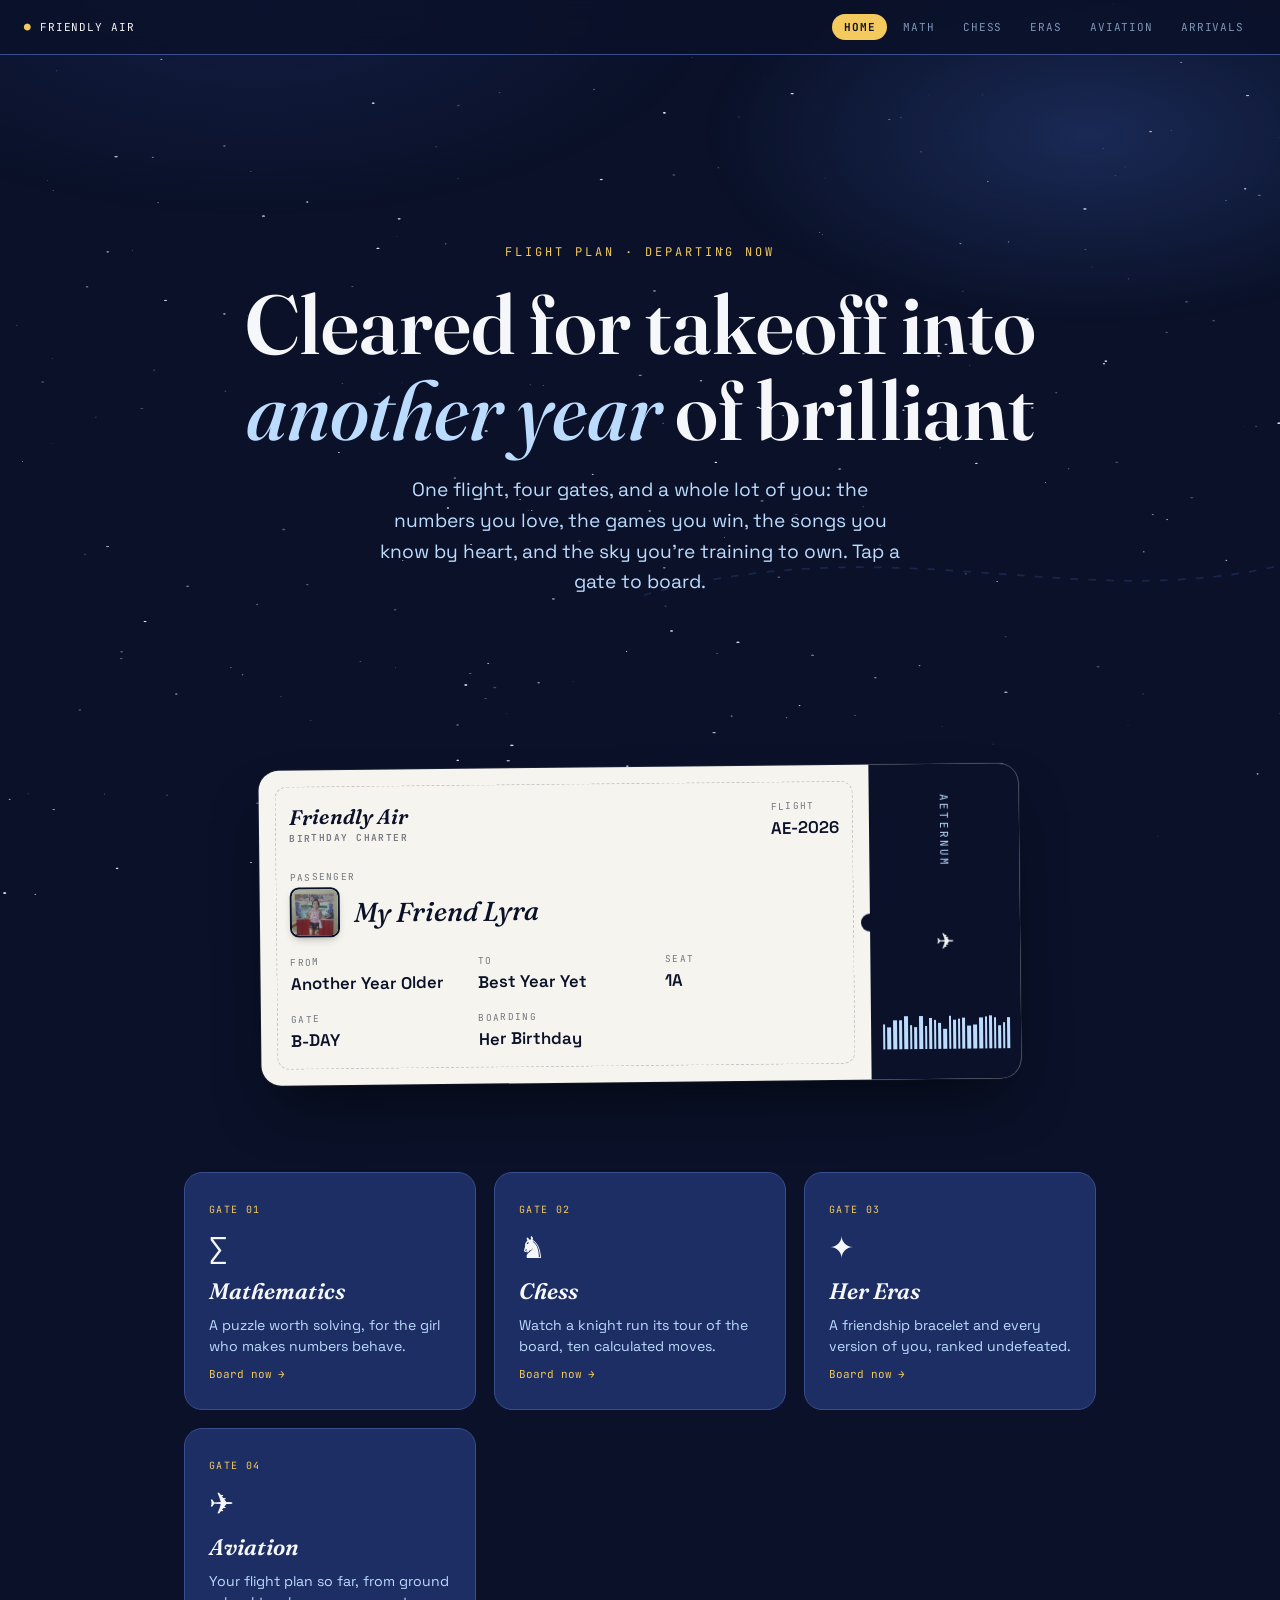
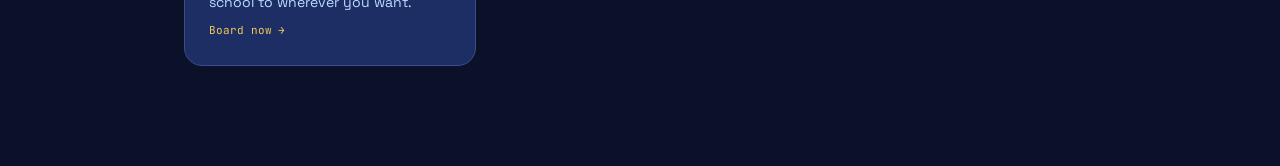
<file: index.html>
<!DOCTYPE html>
<html lang="en">
<head>
<meta charset="UTF-8">
<meta name="viewport" content="width=device-width, initial-scale=1.0">
<title>Boarding Pass · Birthday Flight</title>
<link rel="preconnect" href="https://fonts.googleapis.com">
<link rel="preconnect" href="https://fonts.gstatic.com" crossorigin>
<link href="https://fonts.googleapis.com/css2?family=Fraunces:ital,opsz,wght@0,9..144,400;0,9..144,600;1,9..144,500;1,9..144,600&family=Space+Grotesk:wght@400;500;600;700&family=JetBrains+Mono:wght@400;500;700&display=swap" rel="stylesheet">
<link rel="stylesheet" href="style.css">
</head>
<body data-page="home">

<div class="page-transition" id="pageTransition"><div class="pt-plane">✈</div></div>
<canvas id="stars"></canvas>
<div class="veil"></div>
<canvas id="confetti-canvas"></canvas>

<div class="statusbar">
  <a href="index.html" class="brand" data-transition><span class="dot">●</span> FRIENDLY AIR</a>
  <nav id="siteNav"></nav>
</div>

<header class="hero" id="top">
  <div class="plane-loop" id="planeLoop"></div>
  <div class="eyebrow">Flight Plan · Departing Now</div>
  <h1>Cleared for takeoff into<br><em>another year</em> of brilliant</h1>
  <p class="sub">One flight, four gates, and a whole lot of you: the numbers you love, the games you win, the songs you know by heart, and the sky you're training to own. Tap a gate to board.</p>
</header>

<div class="pass-wrap">
  <div class="pass">
    <div class="pass-main">
      <div class="pass-row">
        <div class="pass-brand">Friendly Air<span>Birthday Charter</span></div>
        <div class="pass-field"><div class="k">Flight</div><div class="v" id="flightNo">—</div></div>
      </div>
      <div class="pass-fields">
        <div class="pass-field pass-passenger">
          <div class="k">Passenger</div>
          <div class="pass-passenger-row">
            <img class="pass-id-photo" src="bbypic.jpg" alt="Passenger, many years ago">
            <div class="v" id="passName">—</div>
          </div>
        </div>
        <div class="pass-field"><div class="k">From</div><div class="v">Another Year Older</div></div>
        <div class="pass-field"><div class="k">To</div><div class="v">Best Year Yet</div></div>
        <div class="pass-field"><div class="k">Seat</div><div class="v" id="passSeat">—</div></div>
        <div class="pass-field"><div class="k">Gate</div><div class="v">B-DAY</div></div>
        <div class="pass-field"><div class="k">Boarding</div><div class="v" id="passDate">—</div></div>
      </div>
    </div>
    <div class="pass-stub">
      <div class="stub-code">AETERNUM</div>
      <div class="stub-plane">✈</div>
      <div class="barcode" id="barcode"></div>
    </div>
  </div>
</div>

<div class="gate-grid" id="gateGrid">
  <a href="math.html" class="gate-card reveal d1" data-gate="math" data-transition>
    <div class="gtag">Gate 01 <span class="visited-badge">Visited</span></div>
    <div class="icon">∑</div>
    <div class="gtitle">Mathematics</div>
    <div class="gdesc">A puzzle worth solving, for the girl who makes numbers behave.</div>
    <div class="gfoot">Board now <span>→</span></div>
  </a>
  <a href="chess.html" class="gate-card reveal d2" data-gate="chess" data-transition>
    <div class="gtag">Gate 02 <span class="visited-badge">Visited</span></div>
    <div class="icon">♞</div>
    <div class="gtitle">Chess</div>
    <div class="gdesc">Watch a knight run its tour of the board, ten calculated moves.</div>
    <div class="gfoot">Board now <span>→</span></div>
  </a>
  <a href="eras.html" class="gate-card reveal d3" data-gate="eras" data-transition>
    <div class="gtag">Gate 03 <span class="visited-badge">Visited</span></div>
    <div class="icon">✦</div>
    <div class="gtitle">Her Eras</div>
    <div class="gdesc">A friendship bracelet and every version of you, ranked undefeated.</div>
    <div class="gfoot">Board now <span>→</span></div>
  </a>
  <a href="aviation.html" class="gate-card reveal d4" data-gate="aviation" data-transition>
    <div class="gtag">Gate 04 <span class="visited-badge">Visited</span></div>
    <div class="icon">✈</div>
    <div class="gtitle">Aviation</div>
    <div class="gdesc">Your flight plan so far, from ground school to wherever you want.</div>
    <div class="gfoot">Board now <span>→</span></div>
  </a>
</div>


<script src="script.js"></script>
</body>
</html>
</file>
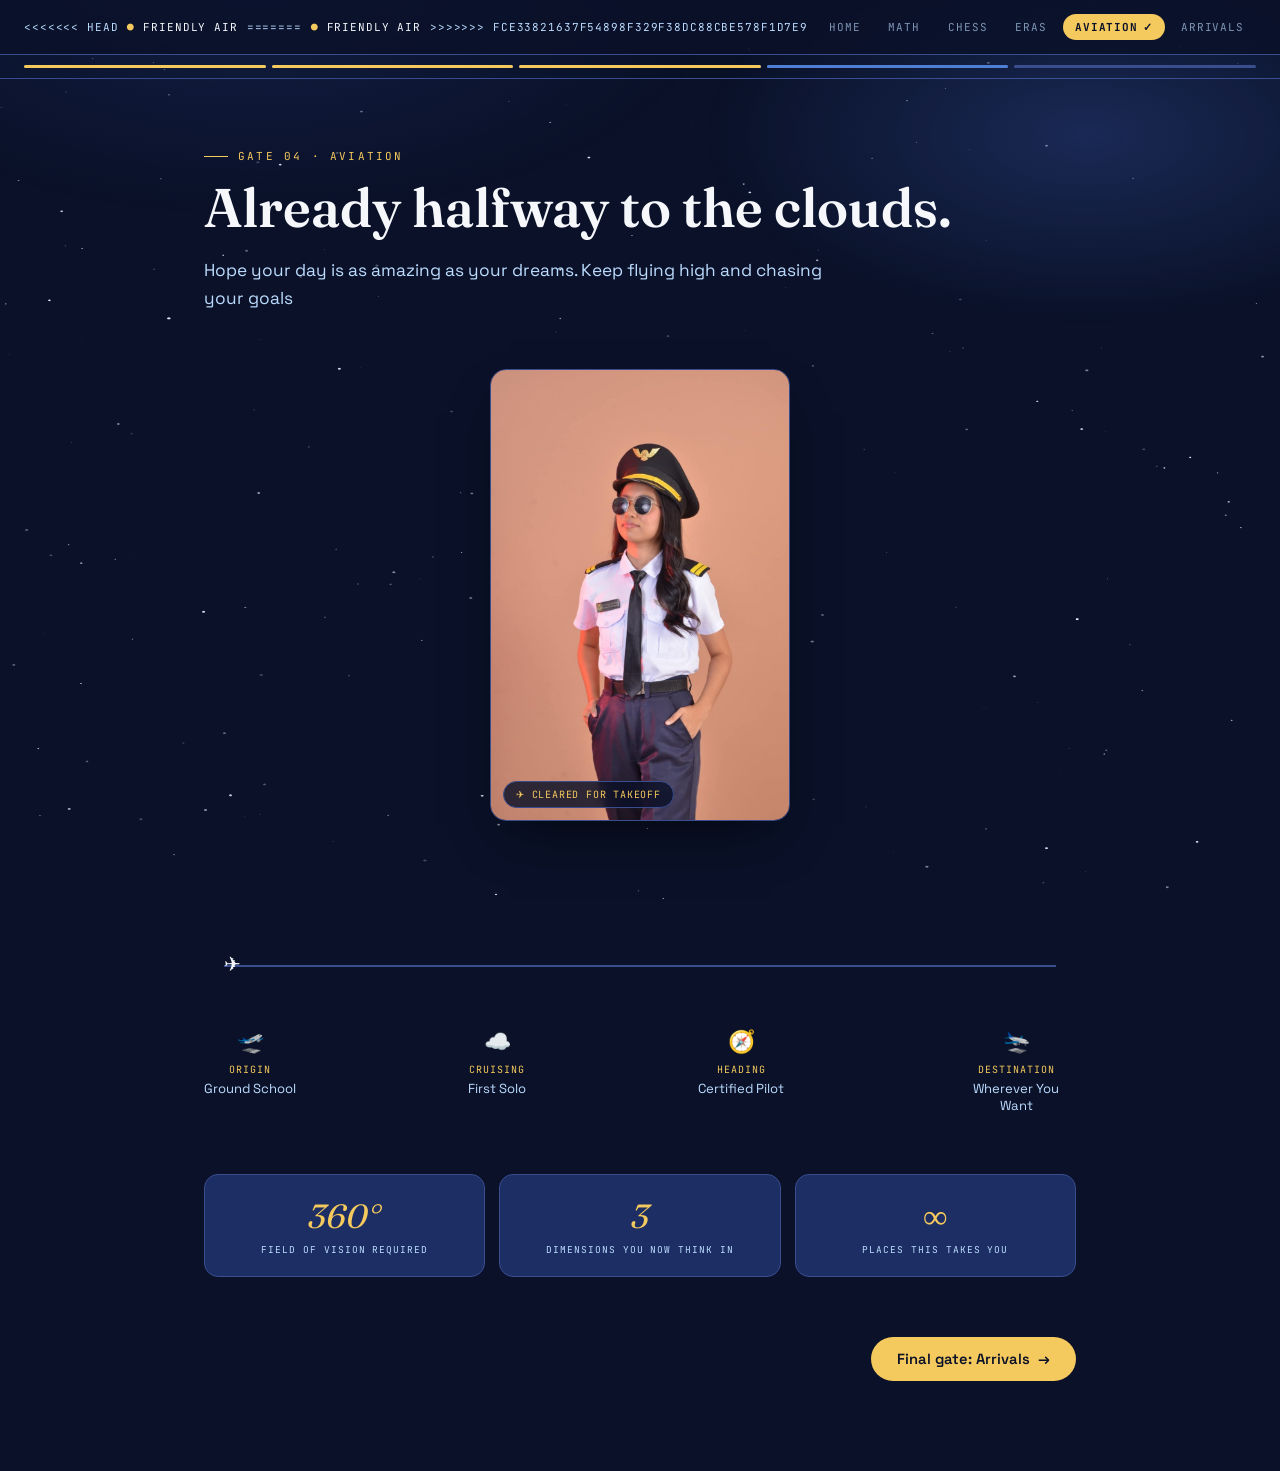
<file: aviation.html>
<!DOCTYPE html>
<html lang="en">
<head>
<meta charset="UTF-8">
<meta name="viewport" content="width=device-width, initial-scale=1.0">
<title>Gate 04 · Aviation</title>
<link rel="preconnect" href="https://fonts.googleapis.com">
<link rel="preconnect" href="https://fonts.gstatic.com" crossorigin>
<link href="https://fonts.googleapis.com/css2?family=Fraunces:ital,opsz,wght@0,9..144,400;0,9..144,600;1,9..144,500;1,9..144,600&family=Space+Grotesk:wght@400;500;600;700&family=JetBrains+Mono:wght@400;500;700&display=swap" rel="stylesheet">
<link rel="stylesheet" href="style.css">
</head>
<body data-page="aviation">

<div class="page-transition" id="pageTransition"><div class="pt-plane">✈</div></div>
<canvas id="stars"></canvas>
<div class="veil"></div>
<canvas id="confetti-canvas"></canvas>

<div class="statusbar">
<<<<<<< HEAD
  <a href="index.html" class="brand" data-transition><span class="dot">●</span> FRIENDLY AIR</a>
=======
  <a href="index.html" class="brand" data-transition><span class="dot">●</span> FRIENDLY AIR</a>
>>>>>>> fce33821637f54898f329f38dc88cbe578f1d7e9
  <nav id="siteNav"></nav>
</div>
<div class="progress-rail" id="progressRail"></div>

<main>
  <div class="page-hero">
    <div class="kicker">Gate 04 · Aviation</div>
    <h1>Already halfway to the clouds.</h1>
    <p class="lede">Hope your day is as amazing as your dreams. Keep flying high and chasing your goals</p>
  </div>

  <div class="section">
    <div class="reveal">
      <div class="pilot-photo">
        <img src="pilot.jpg" alt="In pilot uniform">
        <div class="pilot-tag">✈ Cleared for takeoff</div>
      </div>
    </div>

    <div class="flightpath reveal">
      <div class="fp-line"><div class="plane-fly">✈</div></div>
      <div class="fp-stops">
        <div class="fp-stop"><span class="icon">🛫</span><div class="k">Origin</div><div class="v">Ground School</div></div>
        <div class="fp-stop"><span class="icon">☁️</span><div class="k">Cruising</div><div class="v">First Solo</div></div>
        <div class="fp-stop"><span class="icon">🧭</span><div class="k">Heading</div><div class="v">Certified Pilot</div></div>
        <div class="fp-stop"><span class="icon">🛬</span><div class="k">Destination</div><div class="v">Wherever You Want</div></div>
      </div>
    </div>

    <div class="stat-grid reveal d2">
      <div class="stat"><div class="num">360&deg;</div><div class="lbl">field of vision required</div></div>
      <div class="stat"><div class="num">3</div><div class="lbl">dimensions you now think in</div></div>
      <div class="stat"><div class="num">&infin;</div><div class="lbl">places this takes you</div></div>
    </div>
  </div>

  <div class="next-gate">
    <a href="finale.html" class="btn" data-transition>Final gate: Arrivals <span class="arrow">→</span></a>
  </div>
</main>



<script src="script.js"></script>
</body>
</html>
</file>
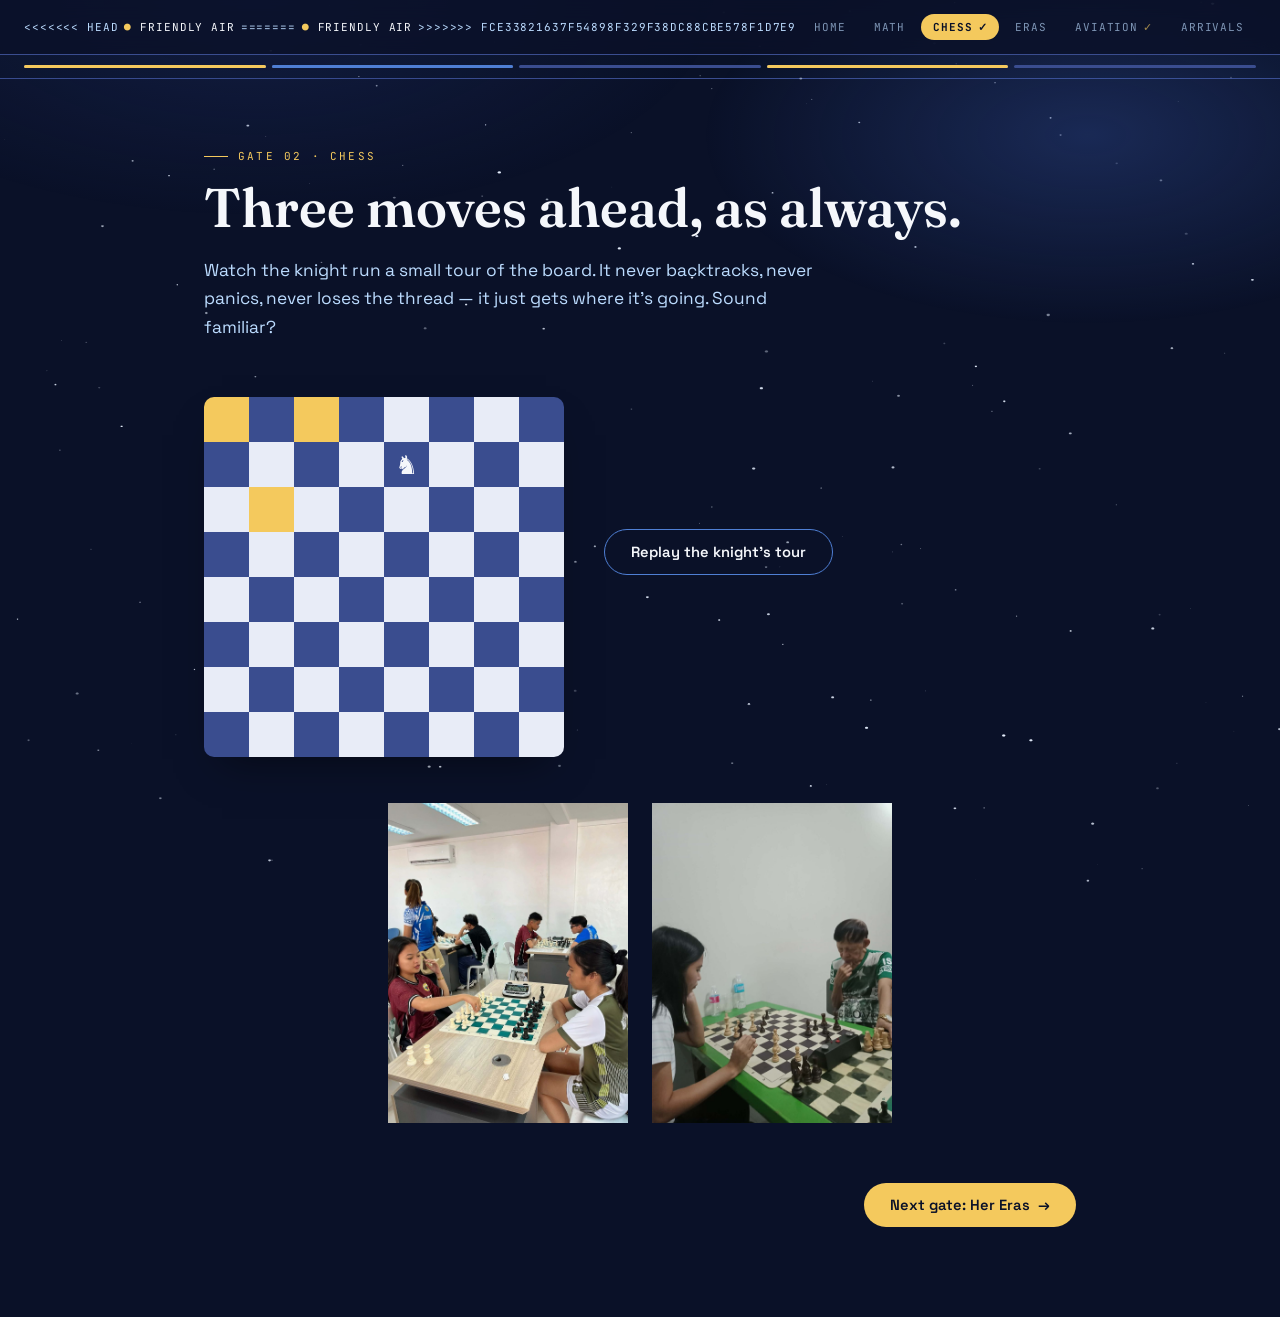
<file: chess.html>
<!DOCTYPE html>
<html lang="en">
<head>
<meta charset="UTF-8">
<meta name="viewport" content="width=device-width, initial-scale=1.0">
<title>Gate 02 · Chess</title>
<link rel="preconnect" href="https://fonts.googleapis.com">
<link rel="preconnect" href="https://fonts.gstatic.com" crossorigin>
<link href="https://fonts.googleapis.com/css2?family=Fraunces:ital,opsz,wght@0,9..144,400;0,9..144,600;1,9..144,500;1,9..144,600&family=Space+Grotesk:wght@400;500;600;700&family=JetBrains+Mono:wght@400;500;700&display=swap" rel="stylesheet">
<link rel="stylesheet" href="style.css">
</head>
<body data-page="chess">

<div class="page-transition" id="pageTransition"><div class="pt-plane">✈</div></div>
<canvas id="stars"></canvas>
<div class="veil"></div>
<canvas id="confetti-canvas"></canvas>

<div class="statusbar">
<<<<<<< HEAD
  <a href="index.html" class="brand" data-transition><span class="dot">●</span> FRIENDLY AIR</a>
=======
  <a href="index.html" class="brand" data-transition><span class="dot">●</span> FRIENDLY AIR</a>
>>>>>>> fce33821637f54898f329f38dc88cbe578f1d7e9
  <nav id="siteNav"></nav>
</div>
<div class="progress-rail" id="progressRail"></div>

<main>
  <div class="page-hero">
    <div class="kicker">Gate 02 · Chess</div>
    <h1>Three moves ahead, as always.</h1>
    <p class="lede">Watch the knight run a small tour of the board. It never backtracks, never panics, never loses the thread — it just gets where it's going. Sound familiar?</p>
  </div>

  <div class="section">
    <div class="chess-layout">
      <div class="board reveal" id="board"></div>
      <div class="chess-copy reveal d2">
        <button class="btn ghost" id="knightBtn">Replay the knight's tour</button>
        <div class="reveal-msg" id="chessReveal">Ten moves, zero hesitation. That's not luck — that's just how your brain is wired, on and off the board. Happy birthday to my favorite opponent.</div>
      </div>
    </div>

    <div class="chess-photos">
      <div class="reveal d3"><div class="photo" style="--tilt:-4deg;"><img src="chess1.jpg" alt="At a tournament board"></div></div>
      <div class="reveal d4"><div class="photo" style="--tilt:3deg;"><img src="chess2.jpg" alt="Deep in thought at the board"></div></div>
    </div>
  </div>

  <div class="next-gate">
    <a href="eras.html" class="btn" data-transition>Next gate: Her Eras <span class="arrow">→</span></a>
  </div>
</main>


<script src="script.js"></script>
</body>
</html>
</file>
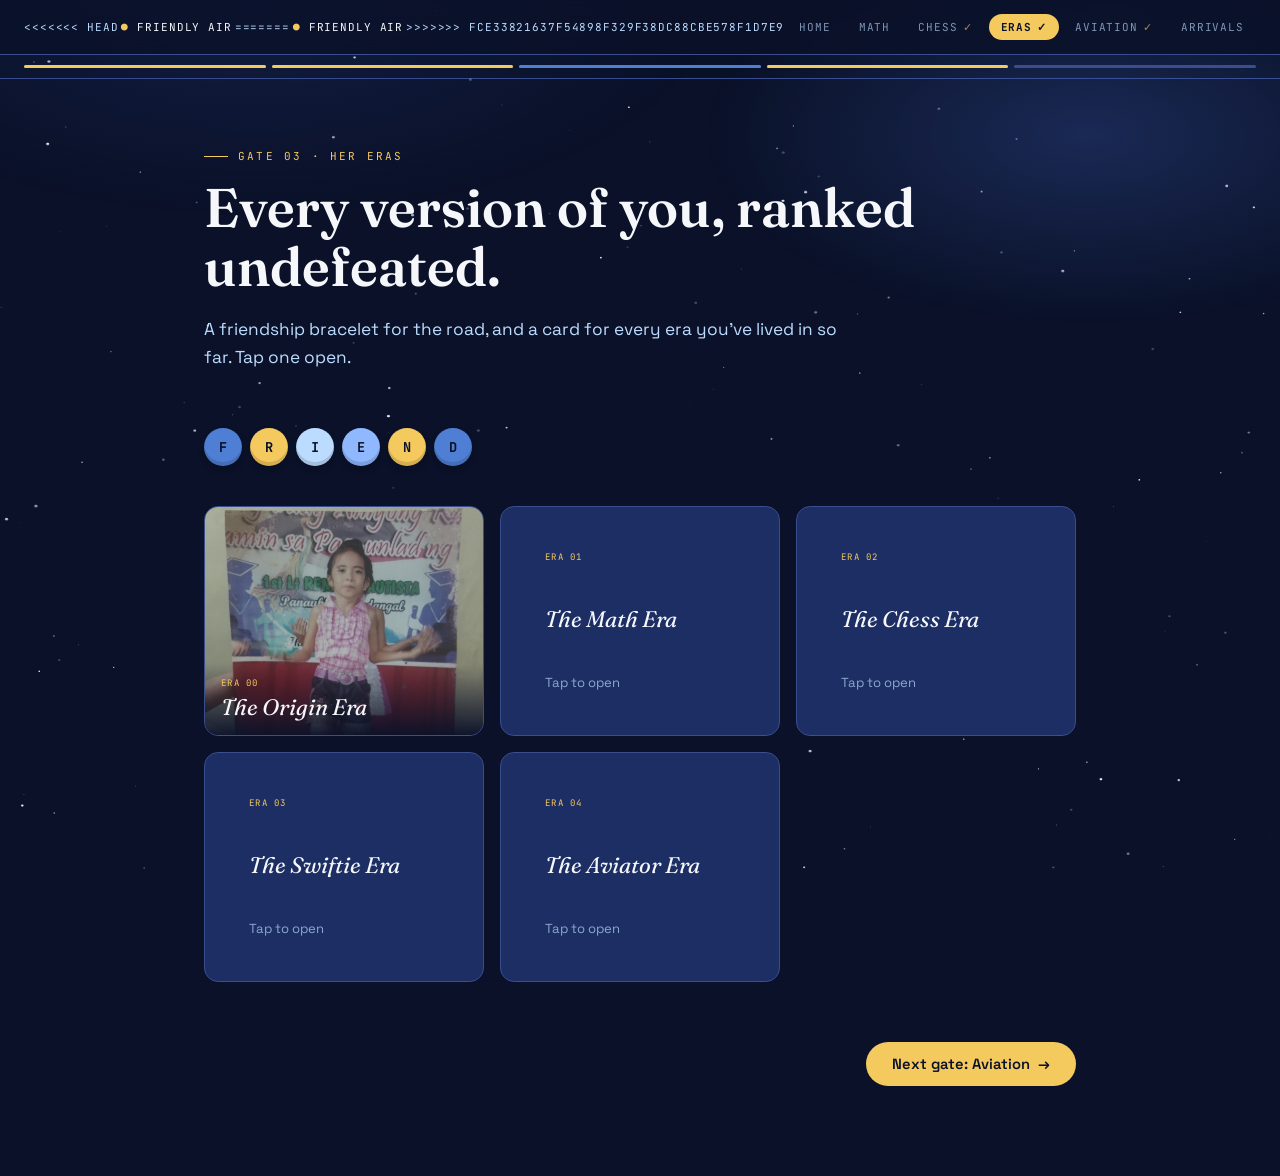
<file: eras.html>
<!DOCTYPE html>
<html lang="en">
<head>
<meta charset="UTF-8">
<meta name="viewport" content="width=device-width, initial-scale=1.0">
<title>Gate 03 · Her Eras</title>
<link rel="preconnect" href="https://fonts.googleapis.com">
<link rel="preconnect" href="https://fonts.gstatic.com" crossorigin>
<link href="https://fonts.googleapis.com/css2?family=Fraunces:ital,opsz,wght@0,9..144,400;0,9..144,600;1,9..144,500;1,9..144,600&family=Space+Grotesk:wght@400;500;600;700&family=JetBrains+Mono:wght@400;500;700&display=swap" rel="stylesheet">
<link rel="stylesheet" href="style.css">
</head>
<body data-page="eras">

<div class="page-transition" id="pageTransition"><div class="pt-plane">✈</div></div>
<canvas id="stars"></canvas>
<div class="veil"></div>
<canvas id="confetti-canvas"></canvas>

<div class="statusbar">
<<<<<<< HEAD
  <a href="index.html" class="brand" data-transition><span class="dot">●</span> FRIENDLY AIR</a>
=======
  <a href="index.html" class="brand" data-transition><span class="dot">●</span> FRIENDLY AIR</a>
>>>>>>> fce33821637f54898f329f38dc88cbe578f1d7e9
  <nav id="siteNav"></nav>
</div>
<div class="progress-rail" id="progressRail"></div>

<main>
  <div class="page-hero">
    <div class="kicker">Gate 03 · Her Eras</div>
    <h1>Every version of you, ranked undefeated.</h1>
    <p class="lede">A friendship bracelet for the road, and a card for every era you've lived in so far. Tap one open.</p>
  </div>

  <div class="section">
    <div class="bracelet reveal" id="bracelet"></div>
    <div class="era-grid reveal d2" id="eraGrid"></div>
  </div>

  <div class="next-gate">
    <a href="aviation.html" class="btn" data-transition>Next gate: Aviation <span class="arrow">→</span></a>
  </div>
</main>


<script src="script.js"></script>
</body>
</html>
</file>
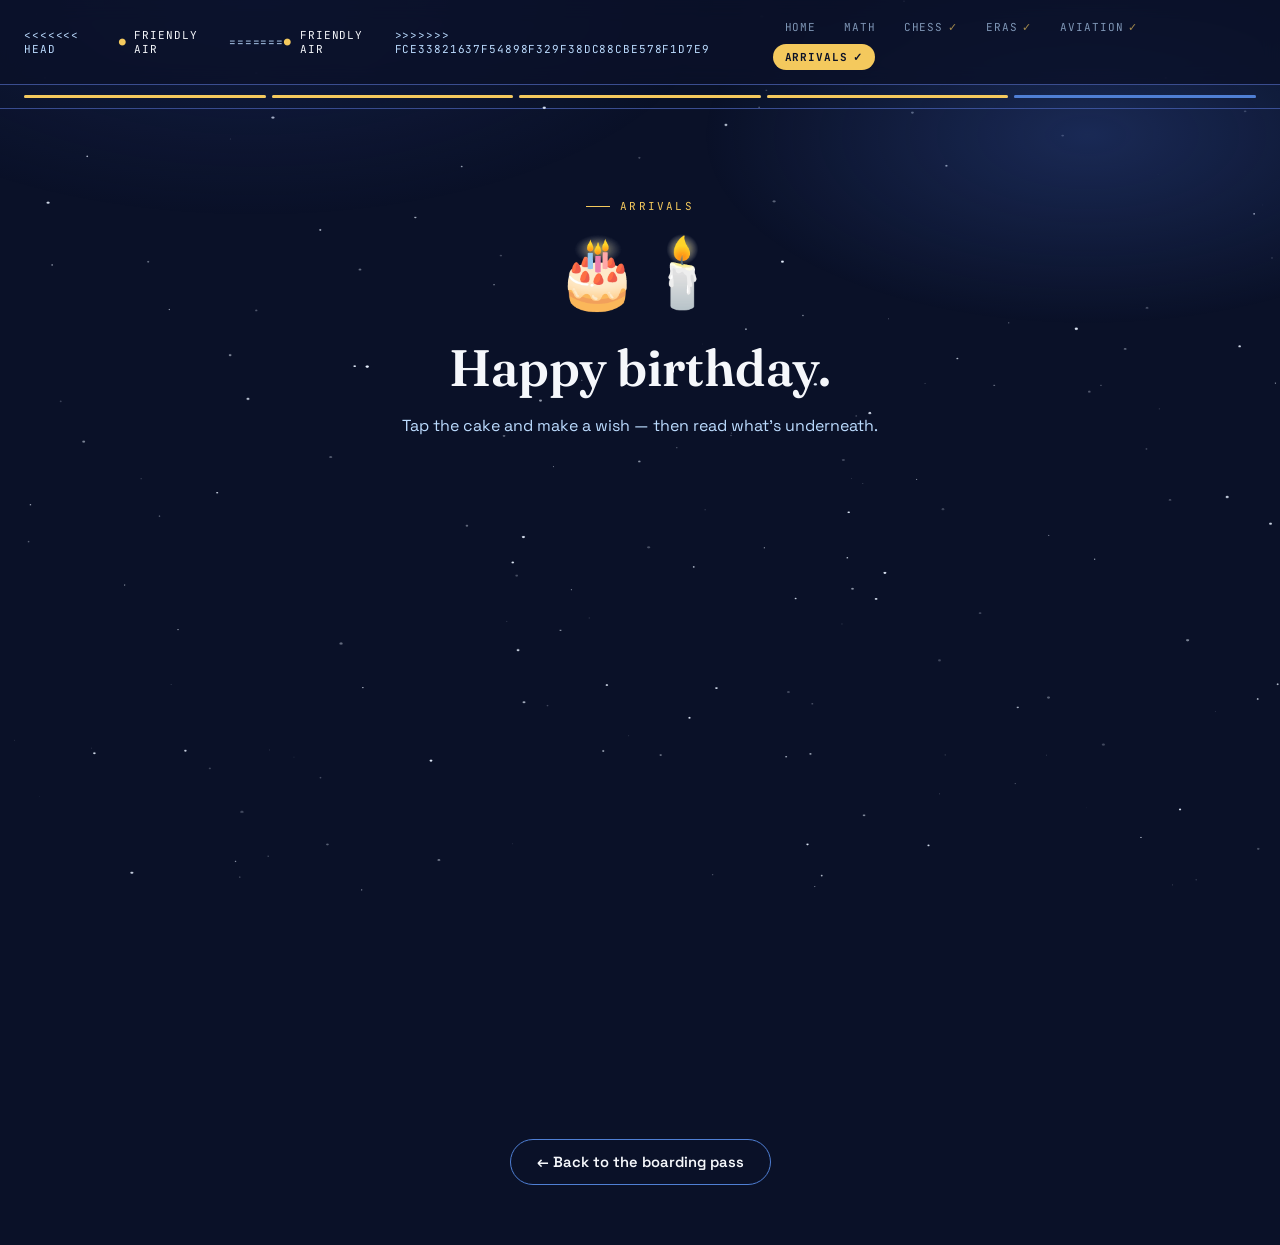
<file: finale.html>
<!DOCTYPE html>
<html lang="en">
<head>
<meta charset="UTF-8">
<meta name="viewport" content="width=device-width, initial-scale=1.0">
<title>Arrivals · Happy Birthday</title>
<link rel="preconnect" href="https://fonts.googleapis.com">
<link rel="preconnect" href="https://fonts.gstatic.com" crossorigin>
<link href="https://fonts.googleapis.com/css2?family=Fraunces:ital,opsz,wght@0,9..144,400;0,9..144,600;1,9..144,500;1,9..144,600&family=Space+Grotesk:wght@400;500;600;700&family=JetBrains+Mono:wght@400;500;700&display=swap" rel="stylesheet">
<link rel="stylesheet" href="style.css">
</head>
<body data-page="finale">

<div class="page-transition" id="pageTransition"><div class="pt-plane">✈</div></div>
<canvas id="stars"></canvas>
<div class="veil"></div>
<canvas id="confetti-canvas"></canvas>

<div class="statusbar">
<<<<<<< HEAD
  <a href="index.html" class="brand" data-transition><span class="dot">●</span> FRIENDLY AIR</a>
=======
  <a href="index.html" class="brand" data-transition><span class="dot">●</span> FRIENDLY AIR</a>
>>>>>>> fce33821637f54898f329f38dc88cbe578f1d7e9
  <nav id="siteNav"></nav>
</div>
<div class="progress-rail" id="progressRail"></div>

<main>
  <section class="finale">
    <div class="kicker" style="justify-content:center;">Arrivals</div>
    <div class="cake" id="cakeBtn" role="button" tabindex="0" aria-label="Blow out the candles">🎂🕯️</div>
    <h1>Happy birthday.</h1>
    <p class="lede2">Tap the cake and make a wish — then read what's underneath.</p>
    <div class="finale-msg" id="finaleMsg"></div>
    <div class="finale-photo-wrap" id="cakePhotoWrap">
      <div class="photo" style="--tilt:-2deg;"><img src="cakenya.jpg" alt="Celebrating together"></div>
    </div>
    <button class="btn ghost" id="replayBtn" style="display:none;">Light the candles again</button>
  </section>

  <div class="next-gate" style="justify-content:center;">
    <a href="index.html" class="btn ghost" data-transition>&larr; Back to the boarding pass</a>
  </div>
</main>


<script src="script.js"></script>
</body>
</html>
</file>
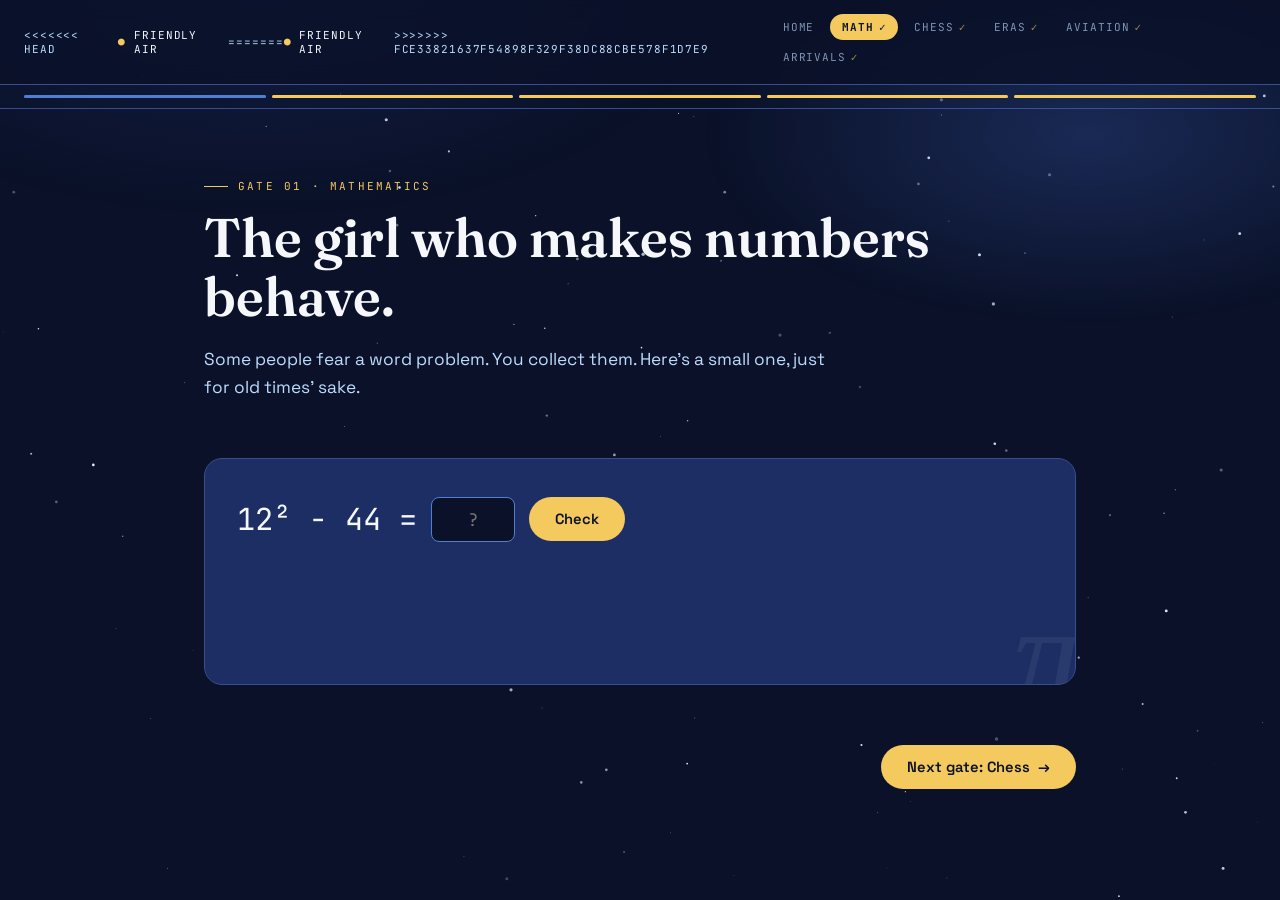
<file: math.html>
<!DOCTYPE html>
<html lang="en">
<head>
<meta charset="UTF-8">
<meta name="viewport" content="width=device-width, initial-scale=1.0">
<title>Gate 01 · Mathematics</title>
<link rel="preconnect" href="https://fonts.googleapis.com">
<link rel="preconnect" href="https://fonts.gstatic.com" crossorigin>
<link href="https://fonts.googleapis.com/css2?family=Fraunces:ital,opsz,wght@0,9..144,400;0,9..144,600;1,9..144,500;1,9..144,600&family=Space+Grotesk:wght@400;500;600;700&family=JetBrains+Mono:wght@400;500;700&display=swap" rel="stylesheet">
<link rel="stylesheet" href="style.css">
</head>
<body data-page="math">

<div class="page-transition" id="pageTransition"><div class="pt-plane">✈</div></div>
<canvas id="stars"></canvas>
<div class="veil"></div>
<canvas id="confetti-canvas"></canvas>

<div class="statusbar">
<<<<<<< HEAD
  <a href="index.html" class="brand" data-transition><span class="dot">●</span> FRIENDLY AIR</a>
=======
  <a href="index.html" class="brand" data-transition><span class="dot">●</span> FRIENDLY AIR</a>
>>>>>>> fce33821637f54898f329f38dc88cbe578f1d7e9
  <nav id="siteNav"></nav>
</div>
<div class="progress-rail" id="progressRail"></div>

<main>
  <div class="page-hero">
    <div class="kicker">Gate 01 · Mathematics</div>
    <h1>The girl who makes numbers behave.</h1>
    <p class="lede">Some people fear a word problem. You collect them. Here's a small one, just for old times' sake.</p>
  </div>

  <div class="section">
    <div class="equation-card reveal">
      <div class="bg-num">π</div>
      <div class="equation">
        <span>12&sup2; &minus; 44 =</span>
        <input type="text" id="mathInput" inputmode="numeric" aria-label="Your answer" placeholder="?">
        <button class="btn" id="mathCheck">Check</button>
      </div>
      <div class="feedback" id="mathFeedback"></div>
      <div class="reveal-msg" id="mathReveal">You solved it in about four seconds — the same speed you solve most things life throws at you. Here's to a year that's just as easy to figure out.</div>
    </div>
  </div>

  <div class="next-gate">
    <a href="chess.html" class="btn" data-transition>Next gate: Chess <span class="arrow">→</span></a>
  </div>
</main>



<script src="script.js"></script>
</body>
</html>
</file>
<file: style.css>
/* =========================================================
   Shared stylesheet — used by every page.
   Palette / fonts / tokens live in :root at the top.
   ========================================================= */

:root{
  --midnight:#0a1128;
  --deep-blue:#152452;
  --panel-blue:#1c2e63;
  --sky-blue:#4f7fd4;
  --ice-blue:#bcdcff;
  --gold:#f4c95d;
  --gold-soft:#f4c95d55;
  --paper:#f6f4ee;
  --white:#f5f7fb;
  --line:#3a4d8f;
  --radius:18px;
  --serif:'Fraunces', serif;
  --sans:'Space Grotesk', sans-serif;
  --mono:'JetBrains Mono', monospace;
}

*{ box-sizing:border-box; margin:0; padding:0; }
html{ scroll-behavior:smooth; }
body{
  background:var(--midnight);
  color:var(--white);
  font-family:var(--sans);
  overflow-x:hidden;
  position:relative;
  min-height:100vh;
}
::selection{ background:var(--gold); color:var(--midnight); }
a{ color:inherit; }
img{ max-width:100%; display:block; }

#stars{ position:fixed; inset:0; width:100%; height:100%; z-index:0; pointer-events:none; }
.veil{
  position:fixed; inset:0; z-index:0; pointer-events:none;
  background:
    radial-gradient(ellipse 60% 40% at 20% 0%, #2a3f8a44, transparent 60%),
    radial-gradient(ellipse 50% 35% at 85% 15%, #3a5bb055, transparent 60%);
}
main, header, section, footer{ position:relative; z-index:1; }

/* ---------- Page transition overlay ---------- */
.page-transition{
  position:fixed; inset:0; z-index:999;
  background:var(--midnight);
  display:flex; align-items:center; justify-content:center;
  opacity:1; pointer-events:none;
  transition:opacity .55s ease;
}
.page-transition.hide{ opacity:0; }
.page-transition .pt-plane{
  font-size:38px; color:var(--gold);
  opacity:0;
}
.page-transition.animate-out{ pointer-events:all; }
.page-transition.animate-out .pt-plane{ animation:flyAcross .7s ease forwards; }
@keyframes flyAcross{
  0%{ transform:translateX(-46vw) translateY(6vh) rotate(-4deg); opacity:0; }
  18%{ opacity:1; }
  100%{ transform:translateX(46vw) translateY(-6vh) rotate(8deg); opacity:1; }
}

/* ---------- Top nav ---------- */
.statusbar{
  position:sticky; top:0; z-index:20;
  display:flex; justify-content:space-between; align-items:center;
  padding:14px 24px;
  background:#0a1128cc;
  backdrop-filter:blur(10px);
  border-bottom:1px solid var(--line);
  font-family:var(--mono); font-size:11px; letter-spacing:.08em;
  text-transform:uppercase; color:var(--ice-blue);
}
.statusbar .brand{ display:flex; align-items:center; gap:8px; text-decoration:none; color:var(--white); }
.statusbar .brand .dot{ color:var(--gold); }
.statusbar nav{ display:flex; gap:4px; flex-wrap:wrap; }
.statusbar nav a{
  text-decoration:none; padding:6px 12px; border-radius:100px;
  position:relative; opacity:.65; transition:opacity .2s, color .2s, background .2s;
}
.statusbar nav a:hover{ opacity:1; color:var(--gold); }
.statusbar nav a.active{ opacity:1; color:var(--midnight); background:var(--gold); font-weight:700; }
.statusbar nav a .check{ margin-left:5px; color:var(--gold); }
.statusbar nav a.active .check{ color:var(--midnight); }

/* ---------- Gate progress rail ---------- */
.progress-rail{
  display:flex; gap:6px; padding:10px 24px;
  background:#0a1128aa; border-bottom:1px solid var(--line);
}
.progress-rail .seg{
  flex:1; height:3px; border-radius:3px; background:var(--line);
  overflow:hidden; position:relative;
}
.progress-rail .seg .fill{
  position:absolute; inset:0; background:var(--gold);
  transform:scaleX(0); transform-origin:left; transition:transform .7s ease;
}
.progress-rail .seg.done .fill{ transform:scaleX(1); }
.progress-rail .seg.current .fill{ transform:scaleX(1); background:var(--sky-blue); }

/* ---------- Reveal-on-scroll ---------- */
.reveal{ opacity:0; transform:translateY(26px); transition:opacity .7s ease, transform .7s ease; }
.reveal.in{ opacity:1; transform:translateY(0); }
.reveal.d1{ transition-delay:.08s; }
.reveal.d2{ transition-delay:.16s; }
.reveal.d3{ transition-delay:.24s; }
.reveal.d4{ transition-delay:.32s; }

@keyframes fadeUp{ from{ opacity:0; transform:translateY(18px); } to{ opacity:1; transform:translateY(0); } }
@keyframes bob{ 0%,100%{ transform:translateY(0); } 50%{ transform:translateY(6px); } }
@keyframes floaty{ 0%,100%{ transform:translateY(0) rotate(0deg); } 50%{ transform:translateY(-10px) rotate(2deg); } }
@keyframes spinSlow{ from{ transform:rotate(0deg); } to{ transform:rotate(360deg); } }
@keyframes pulseGlow{ 0%,100%{ box-shadow:0 0 0 0 var(--gold-soft); } 50%{ box-shadow:0 0 0 10px transparent; } }

/* ---------- Buttons ---------- */
.btn{
  font-family:var(--sans); font-weight:600; font-size:.92rem;
  background:var(--gold); color:var(--midnight); border:none;
  padding:13px 26px; border-radius:100px; cursor:pointer;
  transition:transform .18s ease, box-shadow .18s ease;
  display:inline-flex; align-items:center; gap:8px; text-decoration:none;
}
.btn:hover{ transform:translateY(-3px); box-shadow:0 10px 22px -8px var(--gold-soft); }
.btn:active{ transform:translateY(-1px) scale(.98); }
.btn.ghost{ background:transparent; border:1.5px solid var(--sky-blue); color:var(--white); }
.btn.ghost:hover{ border-color:var(--gold); box-shadow:0 10px 22px -10px #4f7fd455; }
.btn .arrow{ transition:transform .2s ease; }
.btn:hover .arrow{ transform:translateX(4px); }

/* ---------- Hero (home page) ---------- */
.hero{
  min-height:78vh; display:flex; flex-direction:column;
  align-items:center; justify-content:center; text-align:center;
  padding:70px 20px 40px;
}
.hero .eyebrow{
  font-family:var(--mono); font-size:12px; letter-spacing:.25em; text-transform:uppercase;
  color:var(--gold); margin-bottom:22px; opacity:0; animation:fadeUp .8s ease .1s forwards;
}
.hero h1{
  font-family:var(--serif); font-weight:600; font-size:clamp(2.4rem,7.6vw,5.2rem);
  line-height:1.03; max-width:16ch; opacity:0; animation:fadeUp .9s ease .3s forwards;
}
.hero h1 em{ font-style:italic; color:var(--ice-blue); font-weight:500; }
.hero p.sub{
  margin-top:22px; font-size:clamp(1rem,2.4vw,1.2rem); color:var(--ice-blue);
  max-width:44ch; line-height:1.6; opacity:0; animation:fadeUp .9s ease .5s forwards;
}
.plane-loop{ position:absolute; inset:0; pointer-events:none; overflow:hidden; }
.plane-loop svg{ position:absolute; }

/* ---------- Boarding pass ---------- */
.pass-wrap{ display:flex; justify-content:center; padding:10px 20px 90px; opacity:0; animation:fadeUp .9s ease .65s forwards; }
.pass{
  width:100%; max-width:760px; background:var(--paper); color:var(--midnight);
  border-radius:20px; display:grid; grid-template-columns:1fr auto;
  box-shadow:0 30px 60px -20px #00000090, 0 0 0 1px #ffffff10; overflow:hidden;
  transform:rotate(-.6deg); transition:transform .35s ease;
}
.pass:hover{ transform:rotate(0deg) translateY(-4px); }
.pass-main{ padding:34px 30px; position:relative; }
.pass-main::before{ content:""; position:absolute; inset:16px; border:1.5px dashed #0a112833; border-radius:12px; pointer-events:none; }
.pass-row{ display:flex; justify-content:space-between; align-items:flex-start; margin-bottom:22px; }
.pass-brand{ font-family:var(--serif); font-style:italic; font-weight:600; font-size:1.3rem; }
.pass-brand span{ font-family:var(--mono); font-style:normal; font-size:.6rem; letter-spacing:.15em; display:block; text-transform:uppercase; opacity:.55; margin-top:2px; }
.pass-fields{ display:grid; grid-template-columns:repeat(3,1fr); gap:18px 12px; margin-top:26px; }
.pass-field .k{ font-family:var(--mono); font-size:9.5px; letter-spacing:.14em; text-transform:uppercase; opacity:.55; margin-bottom:4px; }
.pass-field .v{ font-family:var(--sans); font-weight:600; font-size:1.05rem; }
.pass-passenger{ grid-column:1 / -1; }
.pass-passenger .v{ font-family:var(--serif); font-style:italic; font-size:1.7rem; font-weight:500; }
.pass-stub{ background:var(--midnight); color:var(--white); width:150px; padding:30px 18px; display:flex; flex-direction:column; align-items:center; justify-content:space-between; position:relative; }
.pass-stub::before{ content:""; position:absolute; left:-9px; top:50%; transform:translateY(-50%); width:18px; height:18px; background:var(--midnight); border-radius:50%; }
.pass-stub .stub-code{ writing-mode:vertical-rl; font-family:var(--mono); letter-spacing:.2em; font-size:11px; color:var(--ice-blue); }
.pass-stub .stub-plane{ font-size:22px; animation:floaty 3s ease-in-out infinite; }
.barcode{ display:flex; gap:2px; height:34px; align-items:flex-end; }
.barcode span{ width:2.5px; background:var(--ice-blue); }

/* ---------- Gate grid (home) ---------- */
.gate-grid{ display:grid; grid-template-columns:repeat(auto-fit,minmax(230px,1fr)); gap:18px; max-width:960px; margin:0 auto; padding:0 24px 100px; }
.gate-card{
  background:var(--panel-blue); border:1px solid var(--line); border-radius:18px;
  padding:28px 24px; text-decoration:none; color:var(--white);
  display:flex; flex-direction:column; gap:10px; position:relative; overflow:hidden;
  transition:transform .25s ease, border-color .25s ease, box-shadow .25s ease;
}
.gate-card::after{
  content:""; position:absolute; inset:0; opacity:0;
  background:radial-gradient(circle at 80% 0%, #f4c95d22, transparent 60%);
  transition:opacity .3s ease;
}
.gate-card:hover{ transform:translateY(-6px); border-color:var(--gold); box-shadow:0 18px 34px -18px #00000090; }
.gate-card:hover::after{ opacity:1; }
.gate-card .icon{ font-size:30px; transition:transform .3s ease; }
.gate-card:hover .icon{ transform:scale(1.15) rotate(-6deg); }
.gate-card .gtag{ font-family:var(--mono); font-size:10px; letter-spacing:.14em; text-transform:uppercase; color:var(--gold); display:flex; align-items:center; justify-content:space-between; }
.gate-card .gtitle{ font-family:var(--serif); font-style:italic; font-weight:600; font-size:1.4rem; }
.gate-card .gdesc{ font-size:.88rem; color:var(--ice-blue); line-height:1.5; }
.gate-card .gfoot{ margin-top:auto; font-family:var(--mono); font-size:11px; display:flex; align-items:center; gap:6px; color:var(--gold); }
.gate-card .visited-badge{ font-size:10px; background:var(--gold); color:var(--midnight); padding:2px 8px; border-radius:100px; font-family:var(--mono); font-weight:700; opacity:0; transform:scale(.8); transition:all .25s ease; }
.gate-card.visited .visited-badge{ opacity:1; transform:scale(1); }

/* ---------- Section shell (subpages) ---------- */
.page-hero{
  max-width:920px; margin:0 auto; padding:70px 24px 10px;
}
.kicker{
  font-family:var(--mono); font-size:11px; letter-spacing:.2em; text-transform:uppercase;
  color:var(--gold); display:flex; align-items:center; gap:10px; margin-bottom:16px;
  opacity:0; animation:fadeUp .7s ease .05s forwards;
}
.kicker::before{ content:""; width:24px; height:1px; background:var(--gold); }
.page-hero h1{
  font-family:var(--serif); font-weight:600; font-size:clamp(2.1rem,5.4vw,3.4rem);
  margin-bottom:18px; line-height:1.08; opacity:0; animation:fadeUp .8s ease .15s forwards;
}
.page-hero .lede{
  color:var(--ice-blue); font-size:1.08rem; max-width:58ch; line-height:1.65; margin-bottom:10px;
  opacity:0; animation:fadeUp .8s ease .28s forwards;
}
.section{ max-width:920px; margin:0 auto; padding:36px 24px 40px; }

/* ---------- Math ---------- */
.equation-card{
  background:var(--panel-blue); border:1px solid var(--line); border-radius:var(--radius);
  padding:38px 32px; position:relative; overflow:hidden;
}
.equation-card .bg-num{ position:absolute; font-family:var(--serif); font-style:italic; font-size:9rem; opacity:.06; right:-10px; bottom:-40px; pointer-events:none; line-height:1; animation:spinSlow 60s linear infinite; }
.equation{ font-family:var(--mono); font-size:clamp(1.3rem,3.6vw,1.9rem); display:flex; align-items:center; gap:14px; flex-wrap:wrap; margin-bottom:26px; }
.equation input{ width:84px; padding:10px 12px; text-align:center; background:var(--midnight); border:1.5px solid var(--sky-blue); border-radius:8px; color:var(--gold); font-family:var(--mono); font-size:1.1rem; transition:border-color .2s, box-shadow .2s; }
.equation input:focus{ outline:none; border-color:var(--gold); box-shadow:0 0 0 4px var(--gold-soft); }
.feedback{ margin-top:16px; font-family:var(--mono); font-size:.85rem; min-height:20px; color:var(--ice-blue); }
.feedback.shake{ animation:shake .4s ease; }
@keyframes shake{ 0%,100%{ transform:translateX(0);} 25%{ transform:translateX(-6px);} 75%{ transform:translateX(6px);} }
.reveal-msg{ margin-top:22px; padding:18px 20px; border-left:3px solid var(--gold); background:#0000002a; font-family:var(--serif); font-style:italic; font-size:1.15rem; max-width:52ch; opacity:0; max-height:0; overflow:hidden; transition:opacity .5s ease, max-height .6s ease, margin .5s ease; }
.reveal-msg.show{ opacity:1; max-height:220px; margin-top:22px; }
.next-gate{ display:flex; justify-content:flex-end; padding:20px 24px 90px; max-width:920px; margin:0 auto; }

/* ---------- Chess ---------- */
.chess-layout{ display:flex; gap:40px; flex-wrap:wrap; align-items:center; }
.board{ width:min(360px, 86vw); aspect-ratio:1; display:grid; grid-template-columns:repeat(8,1fr); grid-template-rows:repeat(8,1fr); border-radius:10px; overflow:hidden; box-shadow:0 20px 40px -18px #00000080; flex-shrink:0; }
.sq{ display:flex; align-items:center; justify-content:center; position:relative; transition:background .25s ease; }
.sq.light{ background:#e8ecf7; }
.sq.dark{ background:#3a4d8f; }
.sq.trail{ background:var(--gold) !important; }
.knight{ font-size:min(6vw,26px); opacity:0; transform:scale(.4); transition:all .35s cubic-bezier(.34,1.56,.64,1); }
.chess-copy{ flex:1; min-width:240px; }
.chess-copy .btn{ margin-top:8px; }

/* ---------- Eras ---------- */
.bracelet{ display:flex; gap:8px; flex-wrap:wrap; margin-bottom:40px; }
.bead{ width:38px; height:38px; border-radius:50%; display:flex; align-items:center; justify-content:center; font-family:var(--mono); font-weight:700; font-size:.85rem; color:var(--midnight); box-shadow:inset 0 -4px 0 #00000022, 0 4px 10px -4px #00000060; transition:transform .25s ease; }
.bead:hover{ transform:translateY(-6px) rotate(-6deg); }
.era-grid{ display:grid; grid-template-columns:repeat(auto-fit,minmax(210px,1fr)); gap:16px; }
.era-card{ background:var(--panel-blue); border:1px solid var(--line); border-radius:14px; padding:22px; min-height:170px; cursor:pointer; perspective:1000px; }
.era-inner{ position:relative; width:100%; height:100%; transition:transform .6s cubic-bezier(.4,.2,.2,1); transform-style:preserve-3d; }
.era-card.flipped .era-inner{ transform:rotateY(180deg); }
.era-face{ backface-visibility:hidden; }
.era-front{ position:relative; }
.era-back{ position:absolute; inset:0; transform:rotateY(180deg); display:flex; align-items:center; }
.era-tag{ font-family:var(--mono); font-size:9px; letter-spacing:.14em; text-transform:uppercase; color:var(--gold); }
.era-title{ font-family:var(--serif); font-style:italic; font-size:1.4rem; margin:10px 0 8px; }
.era-hint{ font-size:.82rem; color:var(--ice-blue); opacity:.7; }
.era-back p{ font-size:.95rem; line-height:1.5; color:var(--white); }

/* ---------- Aviation ---------- */
.flightpath{ position:relative; padding:30px 0 10px; }
.fp-line{ position:relative; height:2px; background:var(--line); margin:60px 20px; }
.fp-line .plane-fly{ position:absolute; top:-14px; font-size:20px; animation:flyLine 5s ease-in-out infinite; }
@keyframes flyLine{ 0%{ left:0%; transform:translateX(0) rotate(0deg);} 48%{ transform:translateX(-50%) rotate(0deg);} 50%{ left:100%; transform:translateX(-100%) rotate(0deg);} 98%{ transform:translateX(-100%) rotate(0deg);} 100%{ left:0%; transform:translateX(0) rotate(0deg);} }
.fp-stops{ display:flex; justify-content:space-between; }
.fp-stop{ text-align:center; max-width:120px; }
.fp-stop .icon{ font-size:22px; display:block; margin-bottom:8px; animation:floaty 4s ease-in-out infinite; }
.fp-stop:nth-child(2) .icon{ animation-delay:.3s; }
.fp-stop:nth-child(3) .icon{ animation-delay:.6s; }
.fp-stop:nth-child(4) .icon{ animation-delay:.9s; }
.fp-stop .k{ font-family:var(--mono); font-size:10px; letter-spacing:.1em; text-transform:uppercase; color:var(--gold); }
.fp-stop .v{ font-size:.82rem; color:var(--ice-blue); margin-top:4px; }
.stat-grid{ display:grid; grid-template-columns:repeat(auto-fit,minmax(160px,1fr)); gap:14px; margin-top:50px; }
.stat{ background:var(--panel-blue); border:1px solid var(--line); border-radius:14px; padding:20px; text-align:center; transition:transform .25s ease; }
.stat:hover{ transform:translateY(-5px); }
.stat .num{ font-family:var(--serif); font-style:italic; font-size:2.1rem; color:var(--gold); }
.stat .lbl{ font-family:var(--mono); font-size:9.5px; letter-spacing:.1em; text-transform:uppercase; color:var(--ice-blue); margin-top:6px; }

/* ---------- Finale ---------- */
.finale{ text-align:center; padding:90px 24px 60px; max-width:640px; margin:0 auto; }
.cake{ font-size:68px; display:inline-block; margin-bottom:20px; cursor:pointer; user-select:none; transition:transform .2s ease; animation:pulseGlow 2.4s ease-in-out infinite; border-radius:50%; }
.cake:hover{ transform:scale(1.1) rotate(-4deg); }
.finale h1{ font-family:var(--serif); font-weight:600; font-size:clamp(2rem,5vw,3.2rem); margin-bottom:16px; }
.finale p.lede2{ color:var(--ice-blue); margin-bottom:30px; }
.finale-msg{ font-family:var(--serif); font-style:italic; font-size:1.3rem; line-height:1.6; max-width:48ch; margin:0 auto 30px; opacity:0; transform:translateY(10px); transition:opacity .7s ease, transform .7s ease; }
.finale-msg.show{ opacity:1; transform:translateY(0); }
#confetti-canvas{ position:fixed; inset:0; pointer-events:none; z-index:900; }

/* ---------- Boarding pass passenger ---------- */
.pass-passenger-row{ display:flex; align-items:center; gap:14px; }
.pass-id-photo{
  width:50px; height:50px; border-radius:9px; object-fit:cover; flex-shrink:0;
  border:2px solid var(--midnight); box-shadow:0 4px 10px -4px #00000060;
  transition:transform .3s ease;
}
.pass-id-photo:hover{ transform:scale(1.1) rotate(-4deg); }

/* ---------- Chess photo strip ---------- */
.chess-photos{ display:flex; gap:24px; flex-wrap:wrap; justify-content:center; margin-top:46px; }
.chess-photos > div{ width:min(240px,80vw); }

/* ---------- Aviation pilot photo ---------- */
.pilot-photo{
  width:min(300px,78vw); margin:0 auto 54px; position:relative;
  border-radius:16px; overflow:hidden; border:1px solid var(--line);
  box-shadow:0 24px 50px -20px #000000a0; transition:transform .35s ease, box-shadow .35s ease;
}
.pilot-photo:hover{ transform:translateY(-6px); box-shadow:0 30px 60px -20px #000000c0; }
.pilot-photo img{ width:100%; display:block; transition:transform .5s ease; }
.pilot-photo:hover img{ transform:scale(1.04); }
.pilot-tag{
  position:absolute; left:12px; bottom:12px; background:#0a1128d0; backdrop-filter:blur(6px);
  padding:6px 12px; border-radius:100px; font-family:var(--mono); font-size:10px;
  letter-spacing:.08em; text-transform:uppercase; color:var(--gold); border:1px solid var(--line);
}

/* ---------- Eras ---------- */
.era-card{ height:230px; overflow:hidden; }
.era-card.has-photo{ padding:0; }
.era-face{ position:absolute; inset:0; }
.era-front{ padding:22px; display:flex; flex-direction:column; justify-content:space-between; }
.era-back{ transform:rotateY(180deg); padding:22px; }
.era-front-photo{ padding:0; }
.era-front-photo img{ width:100%; height:100%; object-fit:cover; display:block; transition:transform .5s ease; }
.era-card:hover .era-front-photo img{ transform:scale(1.05); }
.era-photo-scrim{
  position:absolute; left:0; right:0; bottom:0; padding:14px 16px;
  background:linear-gradient(to top, #0a1128f2, transparent 100%);
}
.era-photo-scrim .era-tag{ margin-bottom:4px; }
.era-photo-scrim .era-title{ margin:0; }

/* ---------- Finale photo ---------- */
.finale-photo-wrap{
  width:min(300px,80vw); margin:0 auto 30px;
  opacity:0; transform:translateY(14px);
  transition:opacity .7s ease, transform .7s ease;
}
.finale-photo-wrap.show{ opacity:1; transform:translateY(0); }

/* ---------- Photo drop-in entrance (pairs with .reveal wrapper) ---------- */
.reveal .photo, .reveal .pilot-photo{ transition:transform .35s ease, box-shadow .35s ease; }

footer{ text-align:center; padding:40px 20px 60px; font-family:var(--mono); font-size:10.5px; letter-spacing:.1em; text-transform:uppercase; color:var(--sky-blue); }

@media (prefers-reduced-motion: reduce){
  *{ animation-duration:.001ms !important; animation-iteration-count:1 !important; transition-duration:.001ms !important; }
}
a:focus-visible, button:focus-visible, input:focus-visible{ outline:2px solid var(--gold); outline-offset:3px; }

@media(max-width:600px){
  .statusbar{ flex-direction:column; align-items:flex-start; gap:10px; }
  .pass{ grid-template-columns:1fr; }
  .pass-stub{ width:100%; flex-direction:row; justify-content:space-between; }
  .pass-stub .stub-code{ writing-mode:horizontal-tb; }
  .fp-stops{ flex-wrap:wrap; justify-content:center; row-gap:26px; }
  .fp-stop{ max-width:45%; }
  .chess-layout{ justify-content:center; }
  .chess-photos{ gap:16px; }
}

@media(max-width:420px){
  .pass-fields{ grid-template-columns:repeat(2,1fr); }
  .pass-passenger-row{ gap:10px; }
  .era-card{ height:210px; }
}
</file>
